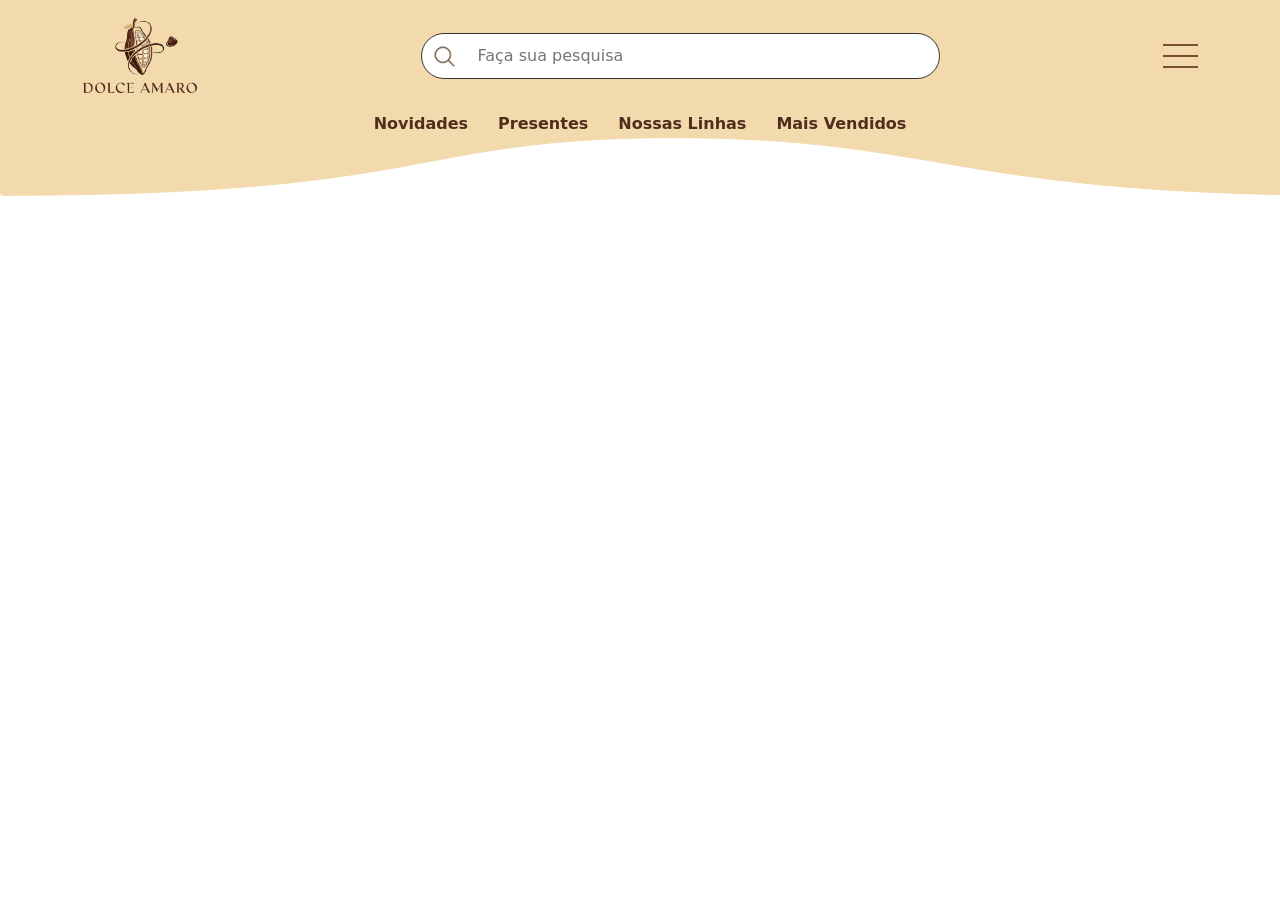
<file: index.html>
<!DOCTYPE html>
<html lang="en">

<head>
    <meta charset="UTF-8">
    <meta name="viewport" content="width=device-width, initial-scale=1.0">
    <title>Document</title>
    <link href="https://cdn.jsdelivr.net/npm/bootstrap@5.3.8/dist/css/bootstrap.min.css" rel="stylesheet"
        integrity="sha384-sRIl4kxILFvY47J16cr9ZwB07vP4J8+LH7qKQnuqkuIAvNWLzeN8tE5YBujZqJLB" crossorigin="anonymous">
    <script src="https://cdn.jsdelivr.net/npm/bootstrap@5.3.8/dist/js/bootstrap.bundle.min.js"
        integrity="sha384-FKyoEForCGlyvwx9Hj09JcYn3nv7wiPVlz7YYwJrWVcXK/BmnVDxM+D2scQbITxI"
        crossorigin="anonymous"></script>
    <link rel="stylesheet" href="style.css">
</head>

<body>

    <head>
        <meta charset="UTF-8">
        <meta name="viewport" content="width=device-width, initial-scale=1.0">
        <title>Dolce Amaro</title>
        <link href="https://cdn.jsdelivr.net/npm/bootstrap@5.3.8/dist/css/bootstrap.min.css" rel="stylesheet">
        <script src="https://cdn.jsdelivr.net/npm/bootstrap@5.3.8/dist/js/bootstrap.bundle.min.js"></script>
        <link rel="stylesheet" href="style.css">
    </head>

    <body>
        <header class="cabecalho">
            <div class="container">
                <div class="d-flex justify-content-between align-items-center py-3">
                    <div class="logo">
                        <img src="imgs/WhatsApp_Image_2025-09-15_at_18.21.48__1_-removebg-preview.png"
                            alt="Dolce Amaro">
                    </div>

                    <div class="pesquisa text-center my-3 flex-grow-1">
                        <img src="imgs/pesquisaicon.png" alt="Pesquisa">
                        <input type="text" placeholder="Faça sua pesquisa">
                    </div>

                    <div class="botao-menu">
                        <img src="imgs/image-removebg-preview.png" alt="Menu" class="menu-icon">
                    </div>
                </div>

                <nav class="menu text-center d-none d-md-block">
                    <ul class="d-flex justify-content-center flex-wrap">
                        <li><a href="#">Novidades</a></li>
                        <li><a href="#">Presentes</a></li>
                        <li><a href="#">Nossas Linhas</a></li>
                        <li><a href="#">Mais Vendidos</a></li>
                        
                    </ul>
                </nav>
            </div>

            <div class="">
                <svg class="onda" viewBox="0 0 1440 320" fill="none" xmlns="http://www.w3.org/2000/svg">
                    <path
                        d="M3 0.5H1385C1386.38 0.5 1387.5 1.61929 1387.5 3V272.942C1387.5 274.305 1386.31 275.442 1384.92 275.441C1178.36 275.295 1072.28 260.423 983.418 245.662C894.531 230.898 822.819 216.237 685.051 216.533C551.708 216.82 492.254 231.489 410.632 246.109C329.035 260.726 225.221 275.307 3.09375 275.441C1.6932 275.442 0.500036 274.303 0.5 272.942V3C0.5 1.61929 1.61929 0.5 3 0.5Z"
                        fill="#F3DAAD" stroke="#F3DAAD" />
                </svg>

            </div>
        </header>
    </body>

</body>

</html>
</file>
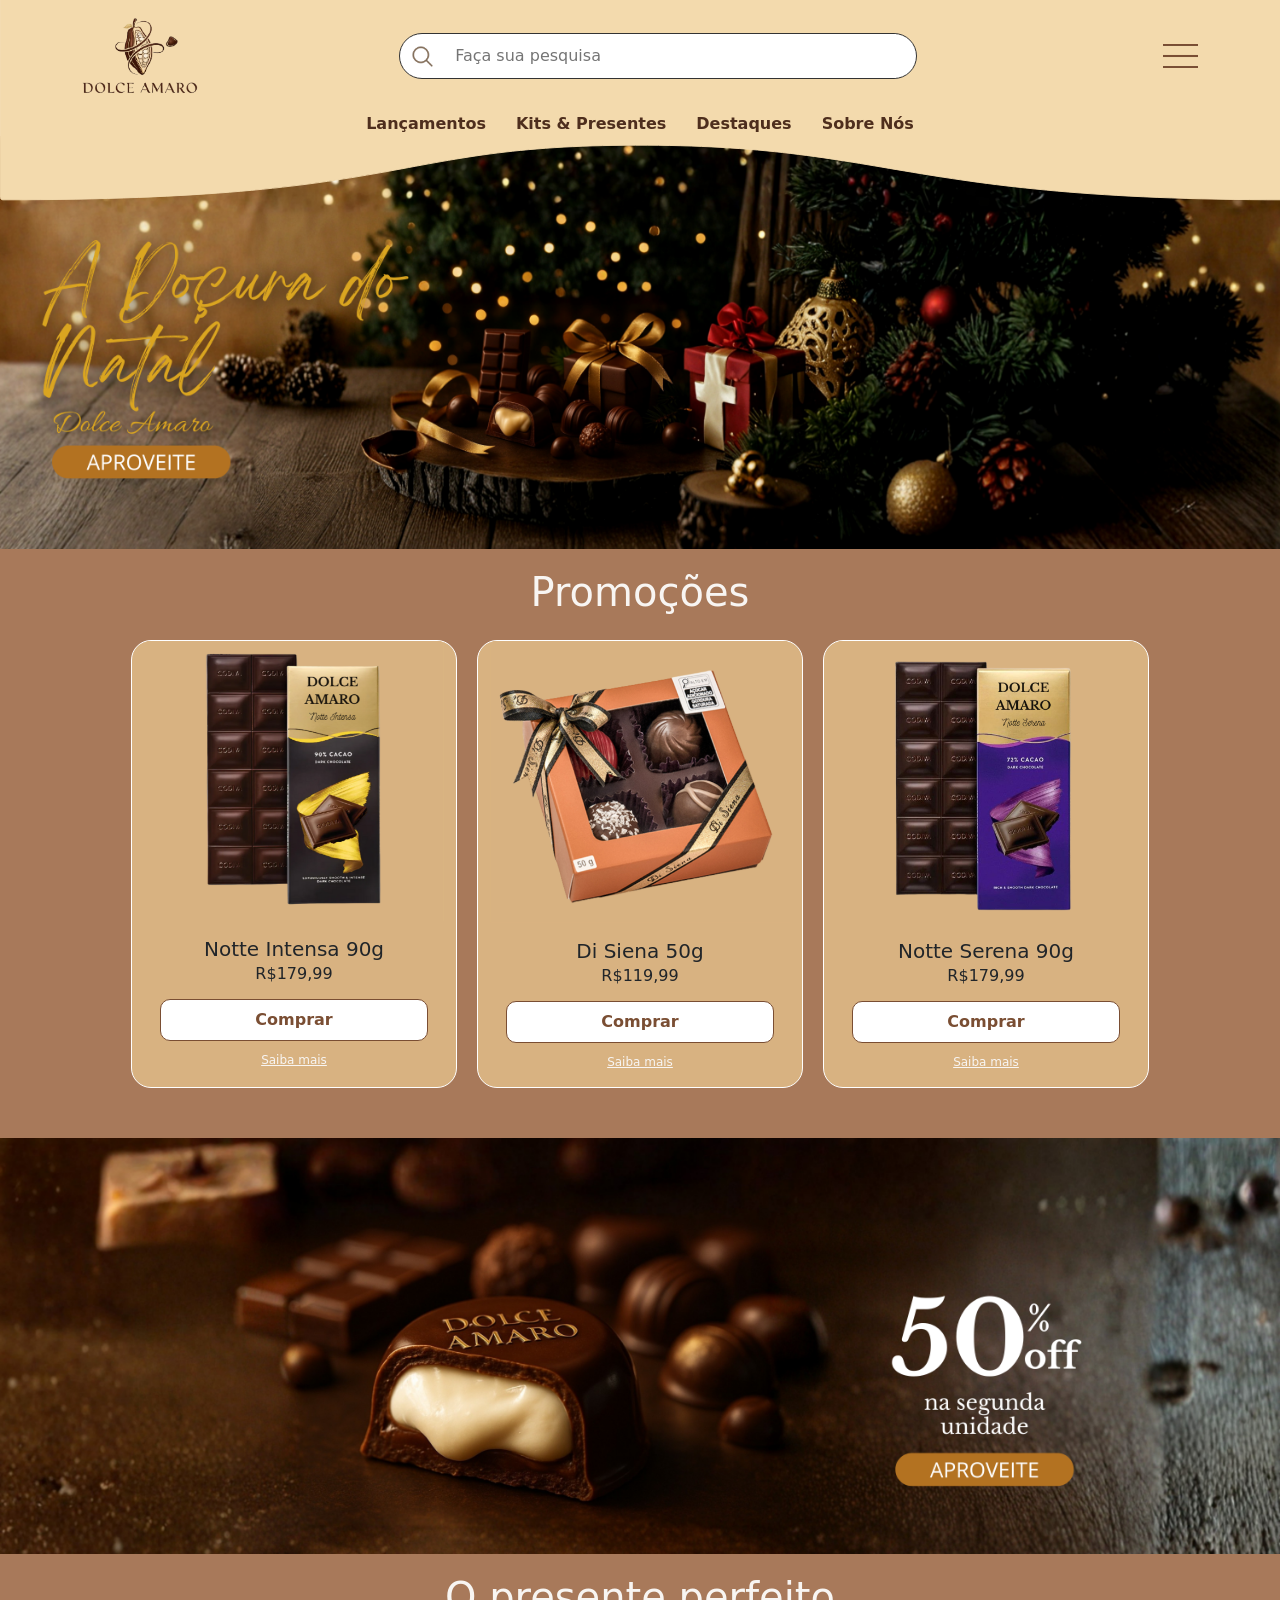
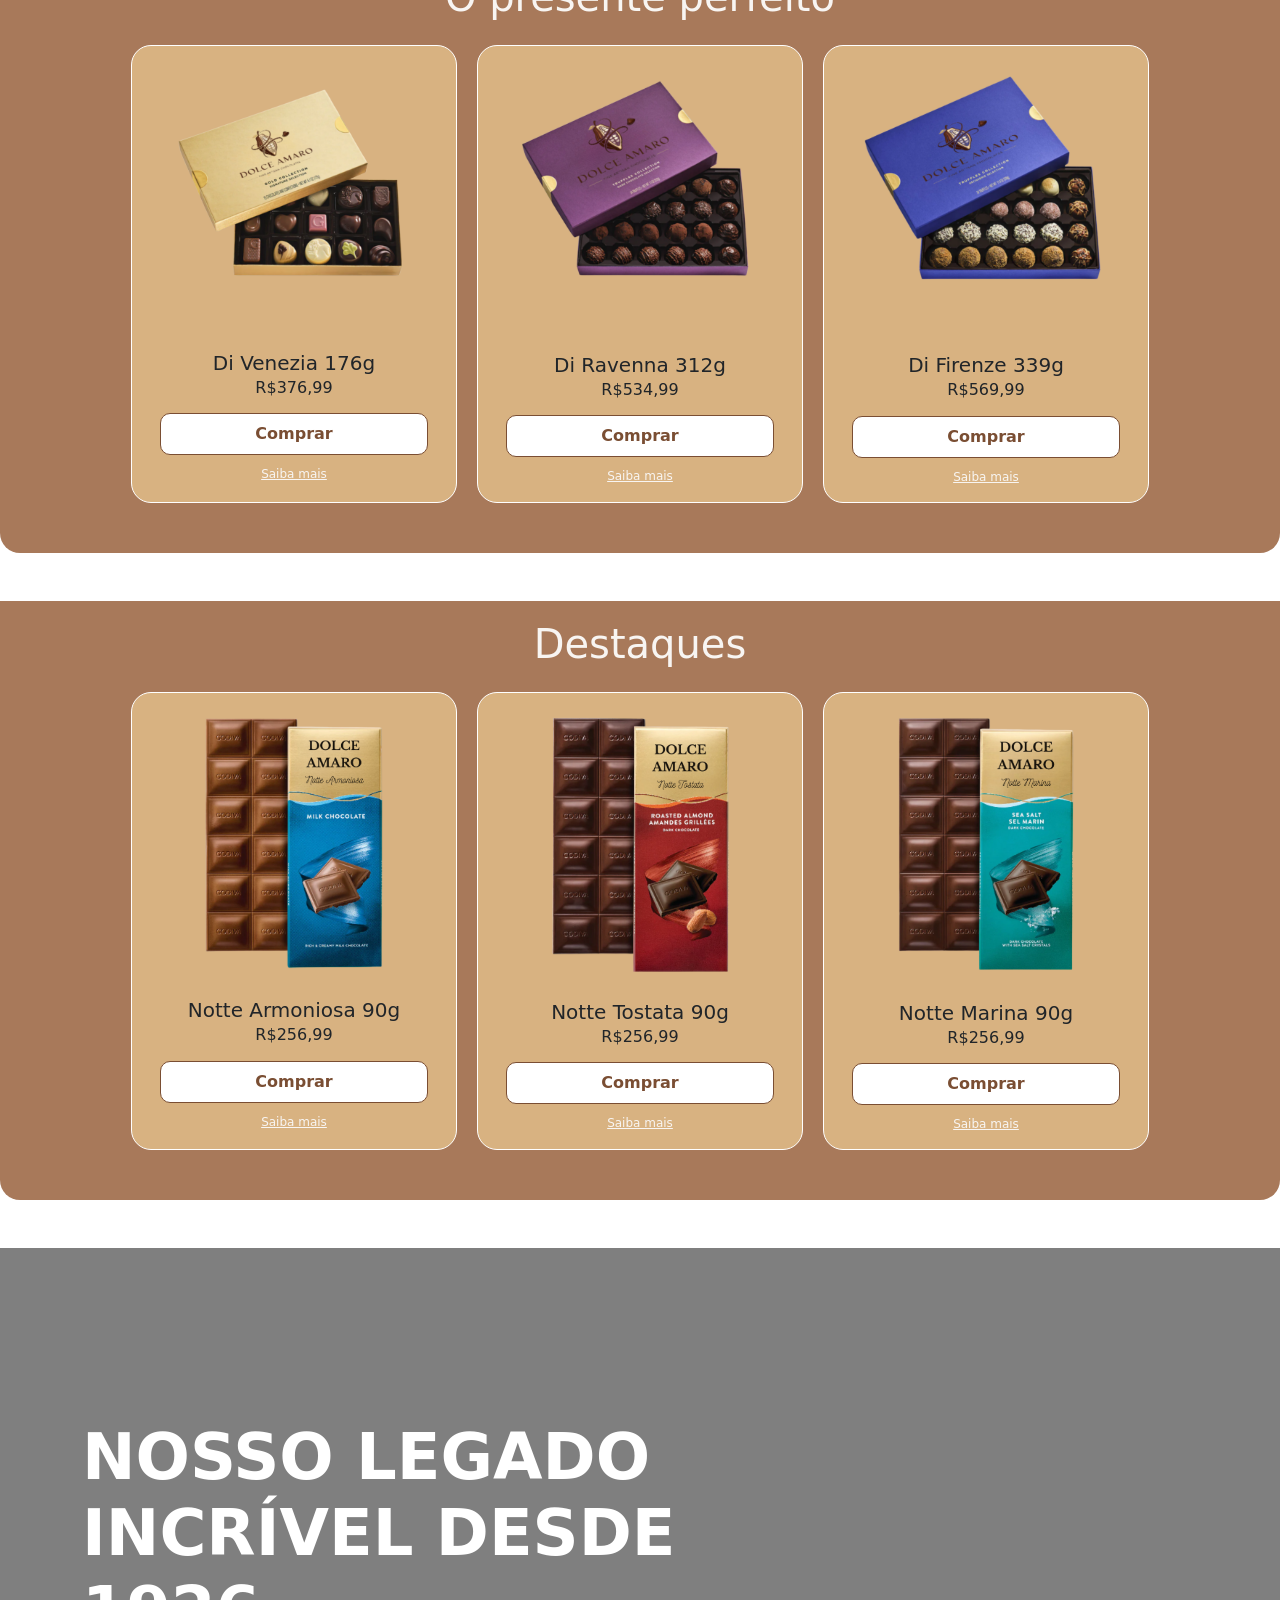
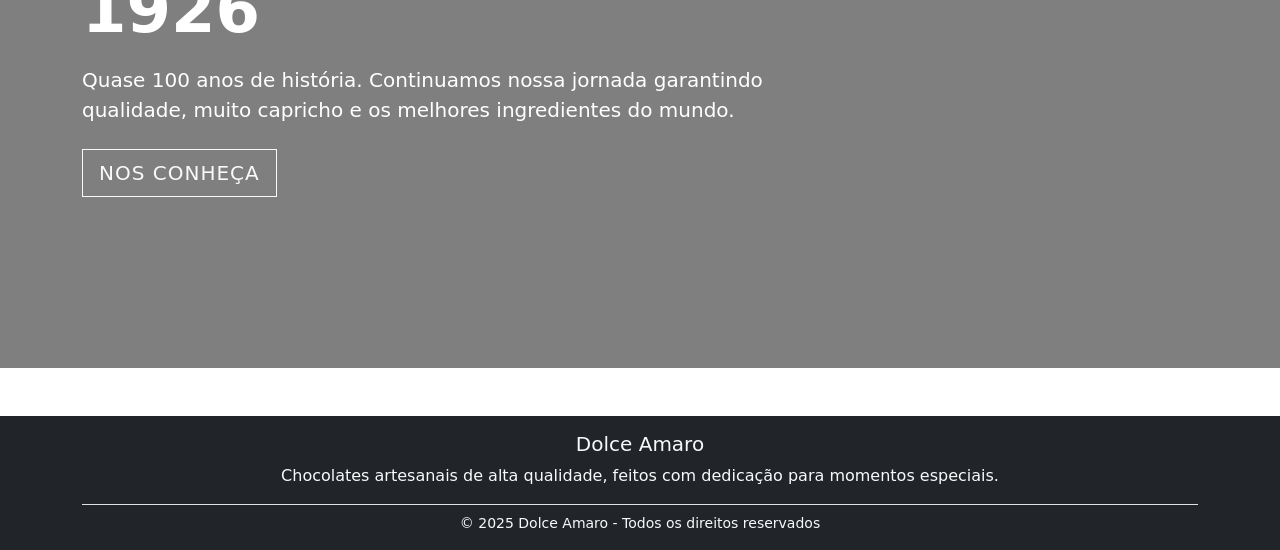
<file: Dolce Amaro/index.html>
<!DOCTYPE html>
<html lang="pt-br">

<head>
    <meta charset="UTF-8">
    <meta name="viewport" content="width=device-width, initial-scale=1.0">
    <title>Tela-Inicial</title>
    <link href="https://cdn.jsdelivr.net/npm/bootstrap@5.3.8/dist/css/bootstrap.min.css" rel="stylesheet"
        integrity="sha384-sRIl4kxILFvY47J16cr9ZwB07vP4J8+LH7qKQnuqkuIAvNWLzeN8tE5YBujZqJLB" crossorigin="anonymous">
    <script src="https://cdn.jsdelivr.net/npm/bootstrap@5.3.8/dist/js/bootstrap.bundle.min.js"
        integrity="sha384-FKyoEForCGlyvwx9Hj09JcYn3nv7wiPVlz7YYwJrWVcXK/BmnVDxM+D2scQbITxI"
        crossorigin="anonymous"></script>
    <link rel="stylesheet" href="estilo.css">
    <link rel="icon" type="image/png" href="imgs/Favicon.png">
</head>

<body>
    <header class="cabecalho">
        <div class="container">
            <div class="d-flex justify-content-between align-items-center py-3">
                <div class="logo">
                    <a href="index.html" aria-label="Voltar para a página inicial">
                        <img src="imgs/WhatsApp_Image_2025-09-15_at_18.21.48__1_-removebg-preview.png" alt="Dolce Amaro"
                            style="cursor:pointer;">
                    </a>
                </div>

                <div class="pesquisa text-center my-3 flex-grow-1">
                    <img src="imgs/pesquisaicon.png" alt="Pesquisa">
                    <input type="text" placeholder="Faça sua pesquisa">
                </div>

                <div class="botao-menu">
                    <input type="checkbox" id="menu-toggle" class="menu-toggle">

                    <label for="menu-toggle">
                        <img src="imgs/image-removebg-preview.png" alt="Menu" class="menu-icon">
                    </label>

                    <div class="dropdown-menu">
                        <a href="cadastro.html">Login/Logout</a>
                        <hr>
                        <a href="#">Lançamentos</a>
                        <a href="presente">Kits & Presentes</a>
                        <a href="#destaque">Destaques</a>
                        <a href="sobre-nos.html">Sobre Nós</a>
                    </div>
                </div>
            </div>

            <nav class="menu text-center d-none d-md-block">
                <ul class="d-flex justify-content-center flex-wrap">
                    <li><a href="#">Lançamentos</a></li>
                    <li><a href="#presente">Kits & Presentes</a></li>
                    <li><a href="#destaque">Destaques</a></li>
                    <li><a href="sobre-nos.html">Sobre Nós</a></li>
                </ul>
            </nav>
        </div>

        <div class="d-none d-md-block">
            <svg class="onda" viewBox="0 60 1380 275" fill="none" xmlns="http://www.w3.org/2000/svg">
                <path
                    d="M3 0.5H1385C1386.38 0.5 1387.5 1.61929 1387.5 3V272.942C1387.5 274.305 1386.31 275.442 1384.92 275.441C1178.36 275.295 1072.28 260.423 983.418 245.662C894.531 230.898 822.819 216.237 685.051 216.533C551.708 216.82 492.254 231.489 410.632 246.109C329.035 260.726 225.221 275.307 3.09375 275.441C1.6932 275.442 0.500036 274.303 0.5 272.942V3C0.5 1.61929 1.61929 0.5 3 0.5Z"
                    fill="#F3DAAD" stroke="#F3DAAD" />
            </svg>
        </div>
    </header>
    <main>
        <div class="banner-container">
            <img src="imgs/Banner-Natal.png" alt="Banner promocional de chocolates Dolce Amaro"
                class="img-fluid -mt-5 banner-img">
        </div>

        <section class="secao-promocoes">
            <div class="row tituloPromocoes text-center">
                <div class="col-12">
                    <h1>Promoções</h1>
                </div>
            </div>

            <div class="row Promocoes justify-content-center">

                <div class="card text-center mt-3 border-white col-8 col-md-3 card-compra">
                    <img src="imgs/Notte Intensa.png" class="card-img-top img-fluid" alt="Chocolate Notte Intensa">
                    <div class="card-body">
                        <h5 class="card-title barra">Notte Intensa 90g</h5>
                        <h6 class="valor mb-3">R$179,99</h6>
                        <a href="#" class="btn compra d-block mx-auto">Comprar</a>
                        <a href="#" class="info d-block mx-auto">Saiba mais</a>
                    </div>
                </div>

                <div class="card text-center mt-3 border-white col-8 col-md-3 card-compra">
                    <img src="imgs/Di-Siena.png" class="card-img-top img-fluid" alt="Chocolate Di Siena">
                    <div class="card-body">
                        <h5 class="card-title barra">Di Siena 50g</h5>
                        <h6 class="valor mb-3">R$119,99</h6>
                        <a href="#" class="btn compra d-block mx-auto">Comprar</a>
                        <a href="#" class="info d-block mx-auto">Saiba mais</a>
                    </div>
                </div>

                <div class="card text-center mt-3 border-white col-8 col-md-3 card-compra">
                    <img src="imgs/Notte Serena.png" class="card-img-top img-fluid" alt="Chocolate Notte Serena">
                    <div class="card-body">
                        <h5 class="card-title barra">Notte Serena 90g</h5>
                        <h6 class="valor mb-3">R$179,99</h6>
                        <a href="#" class="btn compra d-block mx-auto">Comprar</a>
                        <a href="#" class="info d-block mx-auto">Saiba mais</a>
                    </div>
                </div>
            </div>
        </section>

        <div class="banner-container">
            <img src="imgs/Banner.png" alt="Banner promocional de chocolates Dolce Amaro"
                class="img-fluid -mt-5 banner-img">
        </div>

        <section id="presente" class="secao-produtos mb-5">
            <div class="row tituloProdutos text-center">
                <div class="col-12">
                    <h1>O presente perfeito</h1>
                </div>
            </div>

            <div class="row Produtos justify-content-center">

                <div class="card text-center mt-3 border-white col-8 col-md-3 card-compra">
                    <img src="imgs/Di Venezia.png" class="card-img-top img-fluid" alt="Caixa Presente Di Venezia">
                    <div class="card-body">
                        <h5 class="card-title barra">Di Venezia 176g</h5>
                        <h6 class="valor mb-3">R$376,99</h6>
                        <a href="#" class="btn compra d-block mx-auto">Comprar</a>
                        <a href="#" class="info d-block mx-auto">Saiba mais</a>
                    </div>
                </div>

                <div class="card text-center mt-3 border-white col-8 col-md-3 card-compra">
                    <img src="imgs/Di Ravenna.png" class="card-img-top img-fluid" alt="Caixa Presente Di Ravenna">
                    <div class="card-body">
                        <h5 class="card-title barra">Di Ravenna 312g</h5>
                        <h6 class="valor mb-3">R$534,99</h6>
                        <a href="#" class="btn compra d-block mx-auto">Comprar</a>
                        <a href="#" class="info d-block mx-auto">Saiba mais</a>
                    </div>
                </div>

                <div class="card text-center mt-3 border-white col-8 col-md-3 card-compra">
                    <img src="imgs/Di Firenze.png" class="card-img-top img-fluid" alt="Caixa Presente Di Firenze">
                    <div class="card-body">
                        <h5 class="card-title barra">Di Firenze 339g</h5>
                        <h6 class="valor mb-3">R$569,99</h6>
                        <a href="#" class="btn compra d-block mx-auto">Comprar</a>
                        <a href="#" class="info d-block mx-auto">Saiba mais</a>
                    </div>
                </div>
            </div>
        </section>

        <section id="destaque" class="secao-produtos mb-5">
            <div class="row tituloProdutos text-center">
                <div class="col-12">
                    <h1>Destaques</h1>
                </div>
            </div>
            <div class="row Produtos justify-content-center">
            <div class="card text-center mt-3 border-white col-8 col-md-3 card-compra">
                <img src="imgs/Notte Armoniosa.png" class="card-img-top img-fluid" alt="Chocolate Notte Armoniosa">
                <div class="card-body">
                    <h5 class="card-title barra">Notte Armoniosa 90g</h5>
                    <h6 class="valor mb-3">R$256,99</h6>
                    <a href="#" class="btn compra d-block mx-auto">Comprar</a>
                    <a href="#" class="info d-block mx-auto">Saiba mais</a>
                </div>
            </div>

            <div class="card text-center mt-3 border-white col-8 col-md-3 card-compra">
                <img src="imgs/Notte Tostata.png" class="card-img-top img-fluid" alt="Chocolate Notte Tostata">
                <div class="card-body">
                    <h5 class="card-title barra">Notte Tostata 90g</h5>
                    <h6 class="valor mb-3">R$256,99</h6>
                    <a href="#" class="btn compra d-block mx-auto">Comprar</a>
                    <a href="#" class="info d-block mx-auto">Saiba mais</a>
                </div>
            </div>

            <div class="card text-center mt-3 border-white col-8 col-md-3 card-compra">
                <img src="imgs/Notte Marina.png" class="card-img-top img-fluid" alt="Chocolate Notte Marina">
                <div class="card-body">
                    <h5 class="card-title barra">Notte Marina 90g</h5>
                    <h6 class="valor mb-3">R$256,99</h6>
                    <a href="#" class="btn compra d-block mx-auto">Comprar</a>
                    <a href="#" class="info d-block mx-auto">Saiba mais</a>
                </div>
            </div>

        </section>


        <section class="banner-escola text-white d-flex align-items-center">
            <div class="container">
                <div class="row">
                    <div class="col-12 col-md-8">
                        <h1 class="display-3 fw-bold">
                            NOSSO LEGADO INCRÍVEL DESDE 1926
                        </h1>
                        <p class="lead mt-3 mb-4">
                            Quase 100 anos de história. Continuamos nossa jornada garantindo qualidade, muito capricho e
                            os melhores ingredientes do mundo.
                        </p>
                        <a href="sobre-nos.html" class="btn btn-outline-light btn-lg botao-customizado">
                            NOS CONHEÇA
                        </a>
                    </div>
                </div>
            </div>
        </section>

        <script src="https://cdn.jsdelivr.net/npm/bootstrap@5.3.3/dist/js/bootstrap.bundle.min.js"></script>

        <footer class="bg-dark text-light text-center py-3 mt-5">
            <div class="container">
                <h5 class="mb-2">Dolce Amaro</h5>
                <p>
                    Chocolates artesanais de alta qualidade, feitos com dedicação para momentos especiais.
                </p>
                <div class="border-top pt-2 mt-2 small">
                    &copy; 2025 Dolce Amaro - Todos os direitos reservados
                </div>
            </div>
        </footer>
    </main>
</body>

</html>
</file>
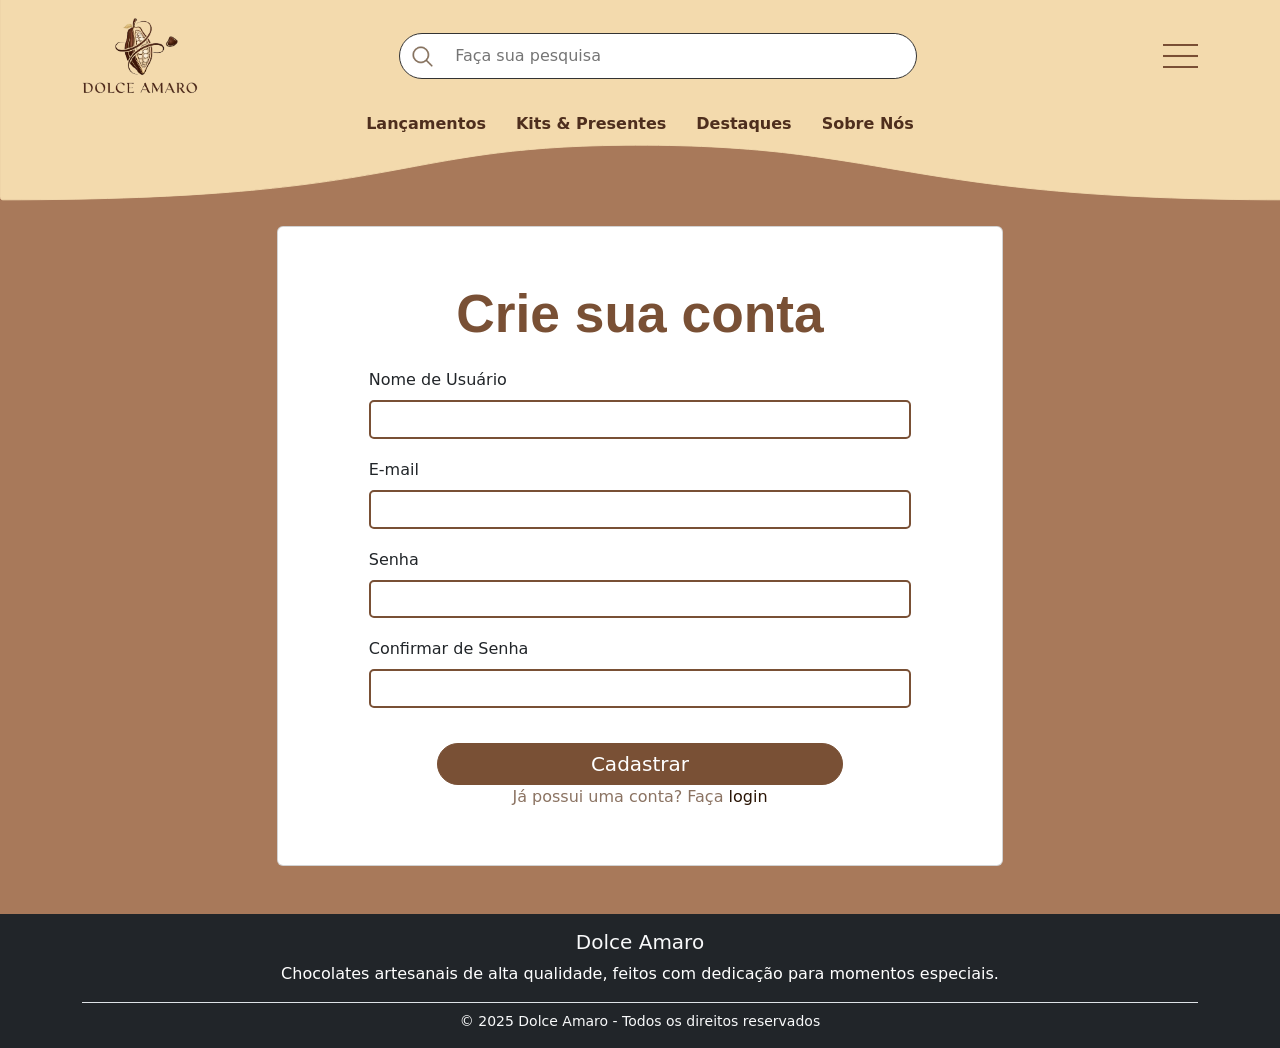
<file: Dolce Amaro/cadastro.html>
<!DOCTYPE html>
<html lang="pt-br">

<head>
    <meta charset="UTF-8">
    <meta name="viewport" content="width=device-width, initial-scale=1.0">
    <title>Cadastro</title>
    <link href="https://cdn.jsdelivr.net/npm/bootstrap@5.3.8/dist/css/bootstrap.min.css" rel="stylesheet"
        integrity="sha384-sRIl4kxILFvY47J16cr9ZwB07vP4J8+LH7qKQnuqkuIAvNWLzeN8tE5YBujZqJLB" crossorigin="anonymous">
    <script src="https://cdn.jsdelivr.net/npm/bootstrap@5.3.8/dist/js/bootstrap.bundle.min.js"
        integrity="sha384-FKyoEForCGlyvwx9Hj09JcYn3nv7wiPVlz7YYwJrWVcXK/BmnVDxM+D2scQbITxI"
        crossorigin="anonymous"></script>
    <link rel="stylesheet" href="cadastro.css">
    <link rel="stylesheet" href="estilo.css">
</head>

<body class="fundo">
    <header class="cabecalho">
        <div class="container">
            <div class="d-flex justify-content-between align-items-center py-3">
                <div class="logo">
                    <a href="index.html" aria-label="Voltar para a página inicial">
                        <img src="imgs/WhatsApp_Image_2025-09-15_at_18.21.48__1_-removebg-preview.png" alt="Dolce Amaro"
                            style="cursor:pointer;">
                    </a>
                </div>

                <div class="pesquisa text-center my-3 flex-grow-1">
                    <img src="imgs/pesquisaicon.png" alt="Pesquisa">
                    <input class="traco" type="text" placeholder="Faça sua pesquisa">
                </div>

                <div class="botao-menu">
                    <input type="checkbox" id="menu-toggle" class="menu-toggle">

                    <label for="menu-toggle">
                        <img src="imgs/image-removebg-preview.png" alt="Menu" class="menu-icon">
                    </label>

                    <div class="dropdown-menu">
                        <a href="cadastro.html">Login/Logout</a>
                        <hr>
                        <a href="#">Lançamentos</a>
                        <a href="#">Kits & Presentes</a>
                        <a href="#">Destaques</a>
                        <a href="sobre-nos.html">Sobre Nós</a>
                    </div>
                </div>
            </div>

            <nav class="menu text-center d-none d-md-block">
                <ul class="d-flex justify-content-center flex-wrap">
                    <li><a href="#">Lançamentos</a></li>
                    <li><a href="#">Kits & Presentes</a></li>
                    <li><a href="#">Destaques</a></li>
                    <li><a href="sobre-nos.html">Sobre Nós</a></li>
                </ul>
            </nav>
        </div>

        <div class="d-none d-md-block">
            <svg class="onda" viewBox="0 60 1380 275" fill="none" xmlns="http://www.w3.org/2000/svg">
                <path
                    d="M3 0.5H1385C1386.38 0.5 1387.5 1.61929 1387.5 3V272.942C1387.5 274.305 1386.31 275.442 1384.92 275.441C1178.36 275.295 1072.28 260.423 983.418 245.662C894.531 230.898 822.819 216.237 685.051 216.533C551.708 216.82 492.254 231.489 410.632 246.109C329.035 260.726 225.221 275.307 3.09375 275.441C1.6932 275.442 0.500036 274.303 0.5 272.942V3C0.5 1.61929 1.61929 0.5 3 0.5Z"
                    fill="#F3DAAD" stroke="#F3DAAD" />
            </svg>
        </div>
    </header>

    <main>
        <div class="centralizado">
            <div class="container">
                <div class="posicao">
                    <div class="card">

                        <h1 id="titulo" class="text-center fw-bold ">Crie sua conta</h1>

                        <form class="w-75 d-flex flex-column">
                            <div id="usuario" class="d-flex flex-column">
                                <label class="form-label" for="Nusuario">Nome de Usuário</label>
                                <input type="text" id="Nusuario">
                            </div>

                            <div id="email" class="d-flex flex-column">
                                <label class="form-label" for="E-mail">E-mail</label>
                                <input type="email" id="E-mail">
                            </div>

                            <div id="criSenha" class="d-flex flex-column">
                                <label class="form-label" for="Senha">Senha</label>
                                <input type="password" id="Senha">
                            </div>

                            <div id="resenha" class="d-flex flex-column">
                                <label class="form-label" for="Resenha">Confirmar de Senha</label>
                                <input type="password" id="Resenha">
                            </div>

                            <button id="cadastrar" type="submit">Cadastrar</button>
                            <p class="text-center">Já possui uma conta? Faça <a class="login text-decoration-none"
                                    href="index.html">login</a></p>
                        </form>
                    </div>
                </div>
            </div>
        </div>


        <footer class="bg-dark text-light text-center py-3 mt-5">
            <div class="container">
                <h5 class="mb-2">Dolce Amaro</h5>
                <p class="frase">
                    Chocolates artesanais de alta qualidade, feitos com dedicação para momentos especiais.
                </p>
                <div class="border-top pt-2 mt-2 small">
                    &copy; 2025 Dolce Amaro - Todos os direitos reservados
                </div>
            </div>
        </footer>
    </main>
</body>

</html>
</file>
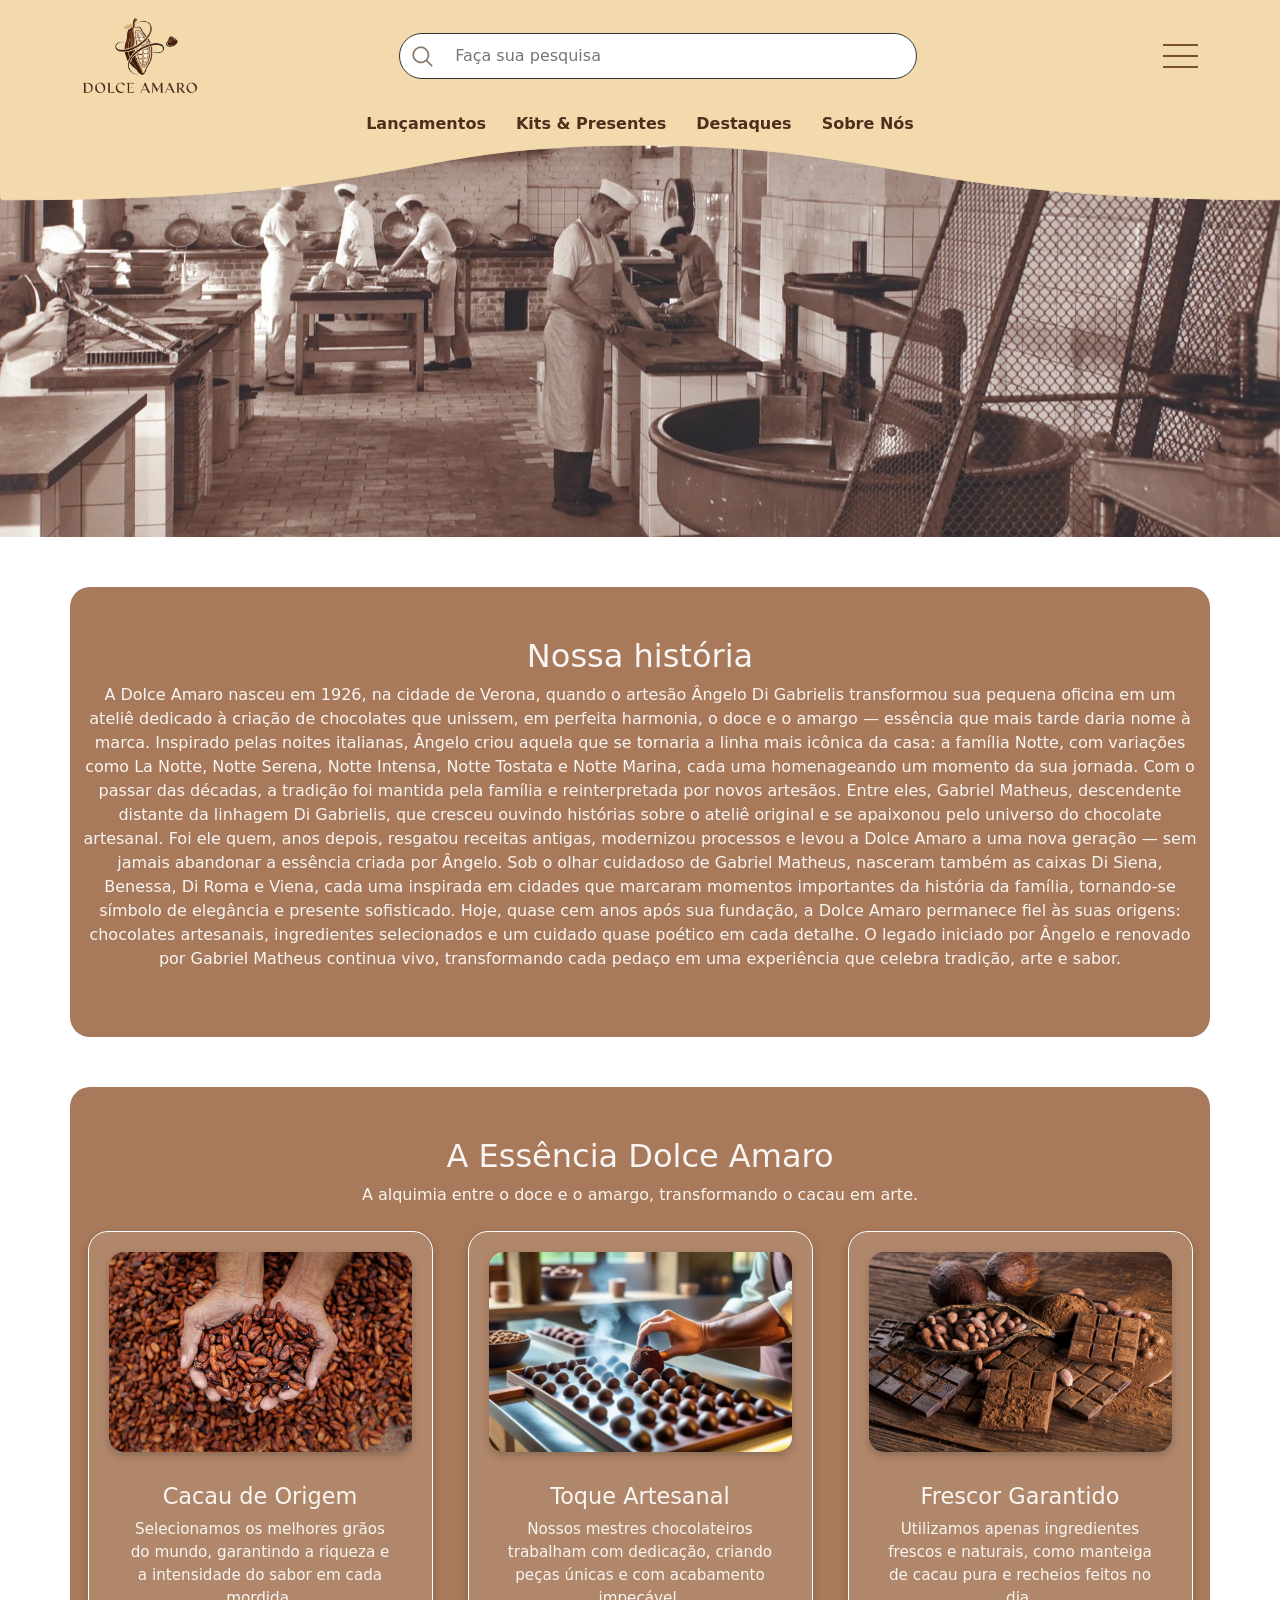
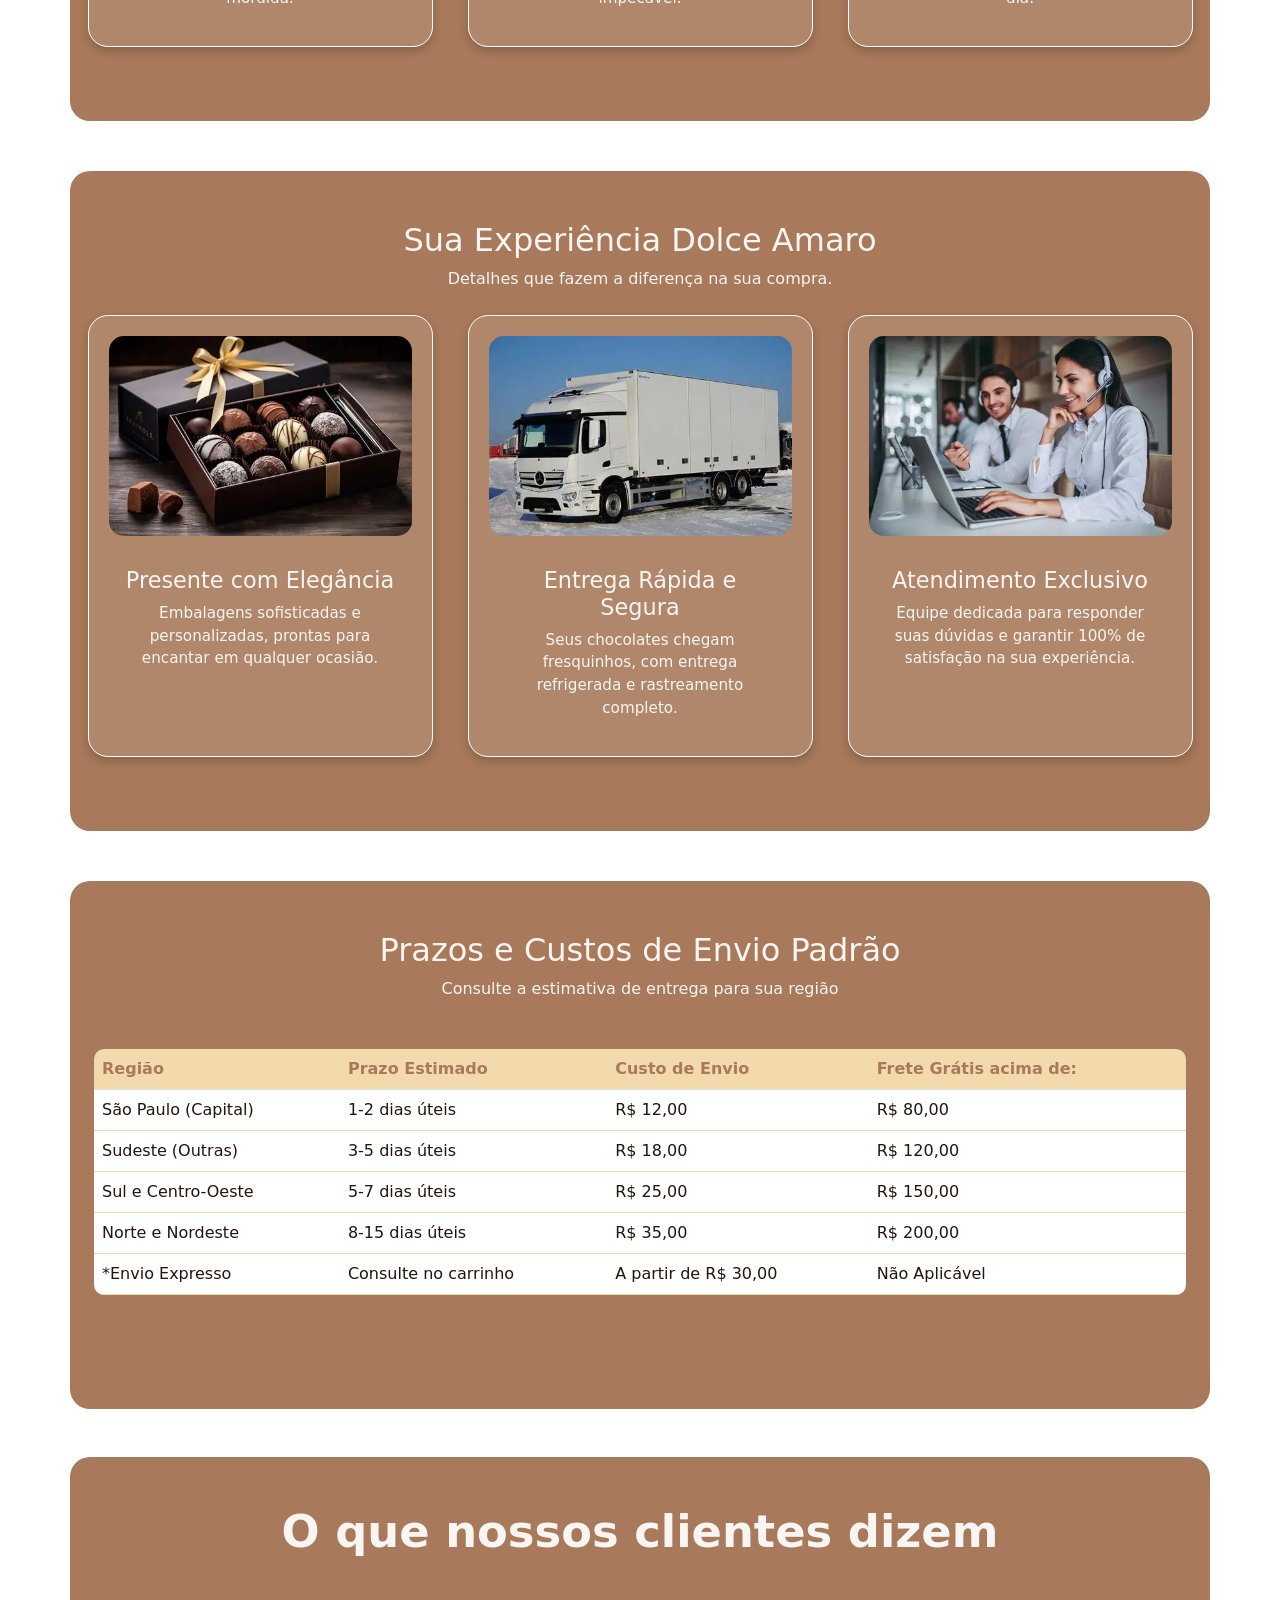
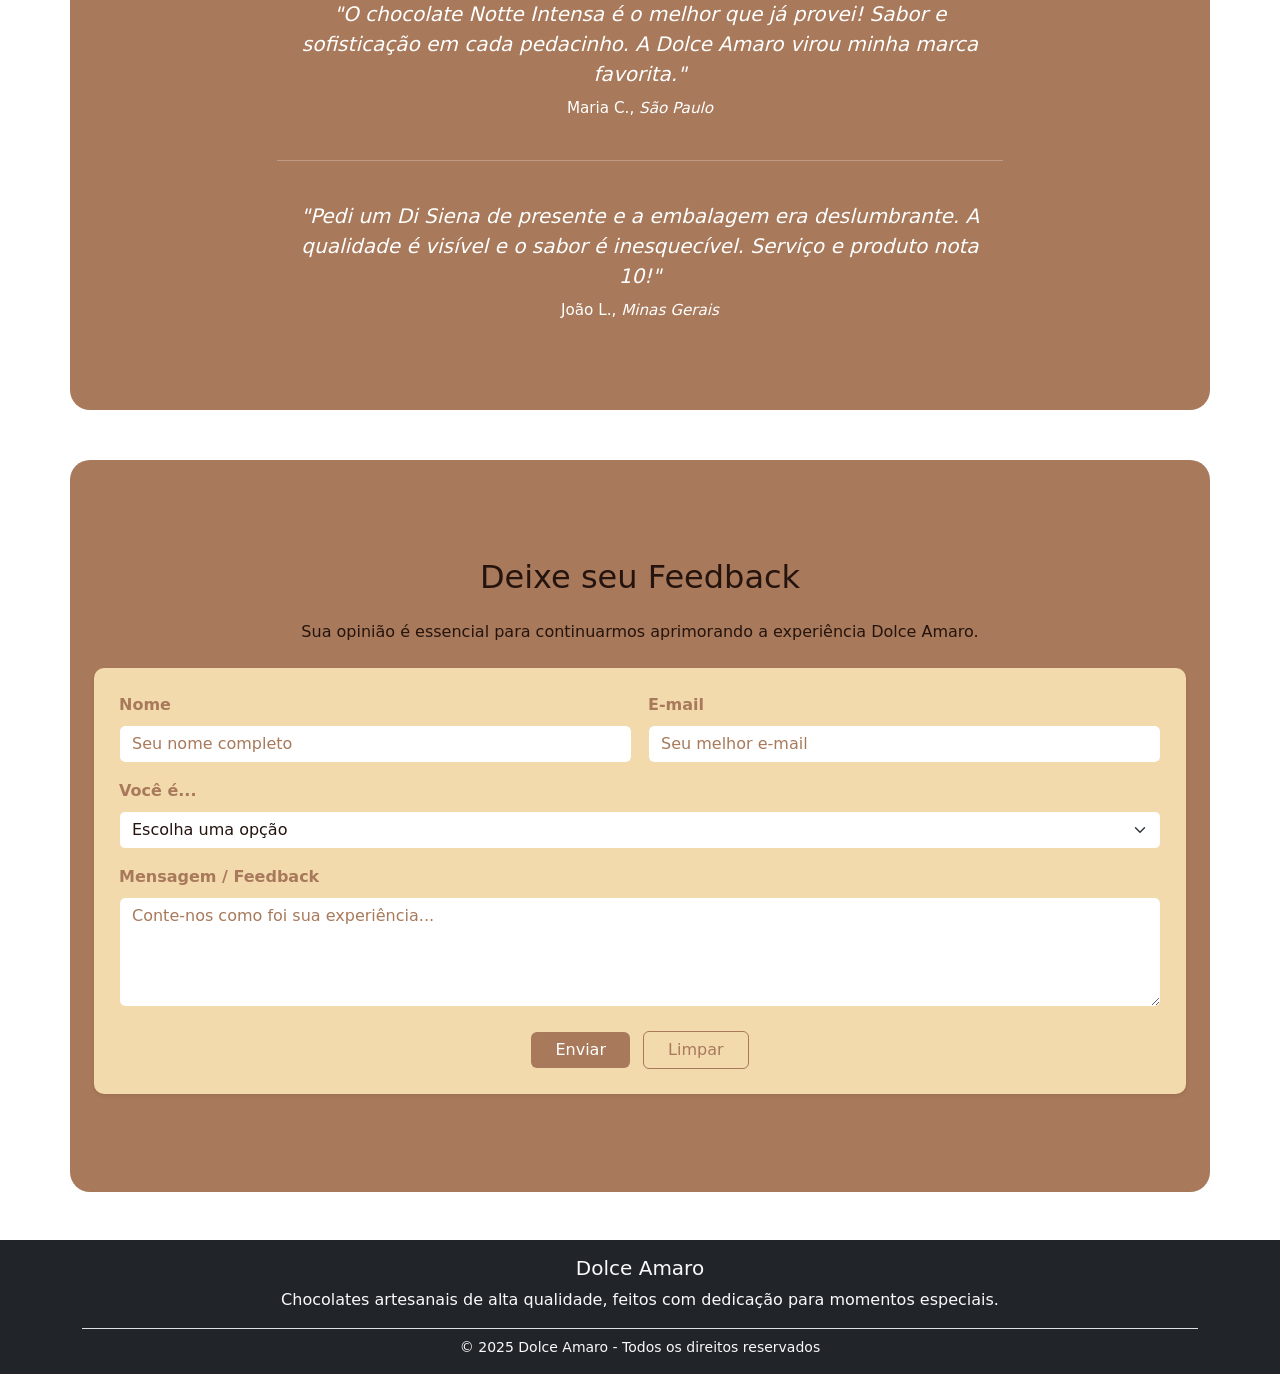
<file: Dolce Amaro/sobre-nos.html>
<!DOCTYPE html>
<html lang="pt-br">

<head>
    <meta charset="UTF-8">
    <meta name="viewport" content="width=device-width, initial-scale=1.0">
    <title>Sobre-nos</title>
    <link href="https://cdn.jsdelivr.net/npm/bootstrap@5.3.8/dist/css/bootstrap.min.css" rel="stylesheet"
        integrity="sha384-sRIl4kxILFvY47J16cr9ZwB07vP4J8+LH7qKQnuqkuIAvNWLzeN8tE5YBujZqJLB" crossorigin="anonymous">
    <script src="https://cdn.jsdelivr.net/npm/bootstrap@5.3.8/dist/js/bootstrap.bundle.min.js"
        integrity="sha384-FKyoEForCGlyvwx9Hj09JcYn3nv7wiPVlz7YYwJrWVcXK/BmnVDxM+D2scQbITxI"
        crossorigin="anonymous"></script>
    <link rel="stylesheet" href="estilo.css">
</head>

<body>
    <header class="cabecalho">
        <div class="container">
            <div class="d-flex justify-content-between align-items-center py-3">
                <div class="logo">
                    <a href="index.html" aria-label="Voltar para a página inicial">
                        <img src="imgs/WhatsApp_Image_2025-09-15_at_18.21.48__1_-removebg-preview.png" alt="Dolce Amaro"
                            style="cursor:pointer;">
                    </a>
                </div>

                <div class="pesquisa text-center my-3 flex-grow-1">
                    <img src="imgs/pesquisaicon.png" alt="Pesquisa">
                    <input type="text" placeholder="Faça sua pesquisa">
                </div>

                <div class="botao-menu">
                    <input type="checkbox" id="menu-toggle" class="menu-toggle">

                    <label for="menu-toggle">
                        <img src="imgs/image-removebg-preview.png" alt="Menu" class="menu-icon">
                    </label>

                    <div class="dropdown-menu">
                        <a href="cadastro.html">Login/Logout</a>
                        <hr>
                        <a href="#">Lançamentos</a>
                        <a href="#">Kits & Presentes</a>
                        <a href="#">Destaques</a>
                        <a href="sobre-nos.html">Sobre Nós</a>
                    </div>
                </div>
            </div>

            <nav class="menu text-center d-none d-md-block">
                <ul class="d-flex justify-content-center flex-wrap">
                    <li><a href="#">Lançamentos</a></li>
                    <li><a href="#">Kits & Presentes</a></li>
                    <li><a href="#">Destaques</a></li>
                    <li><a href="sobre-nos.html">Sobre Nós</a></li>
                </ul>
            </nav>
        </div>

        <div class="d-none d-md-block">
            <svg class="onda" viewBox="0 60 1380 275" fill="none" xmlns="http://www.w3.org/2000/svg">
                <path
                    d="M3 0.5H1385C1386.38 0.5 1387.5 1.61929 1387.5 3V272.942C1387.5 274.305 1386.31 275.442 1384.92 275.441C1178.36 275.295 1072.28 260.423 983.418 245.662C894.531 230.898 822.819 216.237 685.051 216.533C551.708 216.82 492.254 231.489 410.632 246.109C329.035 260.726 225.221 275.307 3.09375 275.441C1.6932 275.442 0.500036 274.303 0.5 272.942V3C0.5 1.61929 1.61929 0.5 3 0.5Z"
                    fill="#F3DAAD" stroke="#F3DAAD" />
            </svg>
        </div>
    </header>

    <main>
        <div class="banner-container">
            <img src="imgs/historia.jpg" alt="Banner promocional de chocolates Dolce Amaro"
                class="img-fluid -mt-5 banner-img">
        </div>

        <div class="centralizado">

            <section class="container essencia mb-5">
                <div class="text-center">
                    <h2>Nossa história</h2>
                </div>

                <div class="row text-center">

                    <div class="col-md-12">
                        <p>
                            A Dolce Amaro nasceu em 1926, na cidade de Verona, quando o artesão Ângelo Di Gabrielis
                            transformou sua pequena oficina em um ateliê dedicado à criação de chocolates que unissem,
                            em perfeita harmonia, o doce e o amargo — essência que mais tarde daria nome à marca.
                            Inspirado pelas noites italianas, Ângelo criou aquela que se tornaria a linha mais icônica
                            da casa: a família Notte, com variações como La Notte, Notte Serena, Notte Intensa, Notte
                            Tostata e Notte Marina, cada uma homenageando um momento da sua jornada.
                            Com o passar das décadas, a tradição foi mantida pela família e reinterpretada por novos
                            artesãos. Entre eles, Gabriel Matheus, descendente distante da linhagem Di Gabrielis, que
                            cresceu ouvindo histórias sobre o ateliê original e se apaixonou pelo universo do chocolate
                            artesanal. Foi ele quem, anos depois, resgatou receitas antigas, modernizou processos e
                            levou a Dolce Amaro a uma nova geração — sem jamais abandonar a essência criada por Ângelo.
                            Sob o olhar cuidadoso de Gabriel Matheus, nasceram também as caixas Di Siena, Benessa, Di
                            Roma e Viena, cada uma inspirada em cidades que marcaram momentos importantes da história da
                            família, tornando-se símbolo de elegância e presente sofisticado.
                            Hoje, quase cem anos após sua fundação, a Dolce Amaro permanece fiel às suas origens:
                            chocolates artesanais, ingredientes selecionados e um cuidado quase poético em cada detalhe.
                            O legado iniciado por Ângelo e renovado por Gabriel Matheus continua vivo, transformando
                            cada pedaço em uma experiência que celebra tradição, arte e sabor.
                        </p>
                    </div>

                </div>
            </section>
        </div>

        <div class="centralizado">

            <section class="container essencia mb-5">
                <div class="text-center">
                    <h2>A Essência Dolce Amaro</h2>
                    <p class="text-center mb-4">A alquimia entre o doce e o amargo, transformando o cacau em arte.</p>
                </div>

                <div class="row text-center">

                    <div class="col-12 col-md-4 mb-4">
                        <div class="card text-center h-100 border-white bloco">
                            <img src="imgs/Cacau.jpg" class="card-img-top img-fluid" alt="Grãos de Cacau na mão">
                            <div class="card-body">
                                <h5 class="card-title">Cacau de Origem</h5>
                                <p class="card-text">
                                    Selecionamos os melhores grãos do mundo, garantindo a riqueza e a intensidade do
                                    sabor
                                    em cada mordida.
                                </p>
                            </div>
                        </div>
                    </div>

                    <div class="col-12 col-md-4 mb-4">
                        <div class="card text-center h-100 border-white bloco">
                            <img src="imgs/artesanal.webp" class="card-img-top img-fluid"
                                alt="Chocolateiro trabalhando">
                            <div class="card-body">
                                <h5 class="card-title">Toque Artesanal</h5>
                                <p class="card-text">
                                    Nossos mestres chocolateiros trabalham com dedicação, criando peças únicas e com
                                    acabamento
                                    impecável.
                                </p>
                            </div>
                        </div>
                    </div>

                    <div class="col-12 col-md-4 mb-4">
                        <div class="card text-center h-100 border-white bloco">
                            <img src="imgs/frescor.jpg" class="card-img-top img-fluid" alt="Chocolates artesanais">
                            <div class="card-body">
                                <h5 class="card-title">Frescor Garantido</h5>
                                <p class="card-text">
                                    Utilizamos apenas ingredientes frescos e naturais, como manteiga de cacau pura e
                                    recheios feitos no dia.
                                </p>
                            </div>
                        </div>
                    </div>

                </div>
            </section>
        </div>

        <div class="centralizado">
            <section class="container essencia-diferenciais mb-5">
                <div class="text-center">
                    <h2>Sua Experiência Dolce Amaro</h2>
                    <p class="text-center mb-4">Detalhes que fazem a diferença na sua compra.</p>
                </div>

                <div class="row text-center">

                    <div class="col-12 col-md-4 mb-4">
                        <div class="card text-center h-100 border-white bloco">
                            <img src="imgs/embalagem.webp" class="card-img-top img-fluid" alt="Presentes com Elegância">
                            <div class="card-body">
                                <h5 class="card-title">Presente com Elegância</h5>
                                <p class="card-text">
                                    Embalagens sofisticadas e personalizadas, prontas para encantar em qualquer ocasião.
                                </p>
                            </div>
                        </div>
                    </div>

                    <div class="col-12 col-md-4 mb-4">
                        <div class="card text-center h-100 border-white bloco">
                            <img src="imgs/entrega-refrigerada.webp" class="card-img-top img-fluid"
                                alt="Entrega Rápida e com Segurança">
                            <div class="card-body">
                                <h5 class="card-title">Entrega Rápida e Segura</h5>
                                <p class="card-text">
                                    Seus chocolates chegam fresquinhos, com entrega refrigerada e rastreamento completo.
                                </p>
                            </div>
                        </div>
                    </div>

                    <div class="col-12 col-md-4 mb-4">
                        <div class="card text-center h-100 border-white bloco">
                            <img src="imgs/atendimento.webp" class="card-img-top img-fluid" alt="Atendimento Exclusivo">
                            <div class="card-body">
                                <h5 class="card-title">Atendimento Exclusivo</h5>
                                <p class="card-text">
                                    Equipe dedicada para responder suas dúvidas e garantir 100% de satisfação na sua
                                    experiência.
                                </p>
                            </div>
                        </div>
                    </div>

                </div>


            </section>
        </div>

        <div class="centralizado">
            <section class="container essencia-diferenciais mb-5">
                <div class="text-center">
                    <h2>Prazos e Custos de Envio Padrão</h2>
                    <p class="text-center mb-4">Consulte a estimativa de entrega para sua região</p>
                </div>

                <div class="container my-5">
                    <div class="col-12">
                        <div class="table-responsive">
                            <table class="table">
                                <thead>
                                    <tr>
                                        <th>Região</th>
                                        <th>Prazo Estimado</th>
                                        <th>Custo de Envio</th>
                                        <th>Frete Grátis acima de:</th>
                                    </tr>
                                </thead>
                                <tbody>
                                    <tr>
                                        <td>São Paulo (Capital)</td>
                                        <td>1-2 dias úteis</td>
                                        <td>R$ 12,00</td>
                                        <td>R$ 80,00</td>
                                    </tr>
                                    <tr>
                                        <td>Sudeste (Outras)</td>
                                        <td>3-5 dias úteis</td>
                                        <td>R$ 18,00</td>
                                        <td>R$ 120,00</td>
                                    </tr>
                                    <tr>
                                        <td>Sul e Centro-Oeste</td>
                                        <td>5-7 dias úteis</td>
                                        <td>R$ 25,00</td>
                                        <td>R$ 150,00</td>
                                    </tr>
                                    <tr>
                                        <td>Norte e Nordeste</td>
                                        <td>8-15 dias úteis</td>
                                        <td>R$ 35,00</td>
                                        <td>R$ 200,00</td>
                                    </tr>
                                    <tr>
                                        <td>*Envio Expresso</td>
                                        <td>Consulte no carrinho</td>
                                        <td>A partir de R$ 30,00</td>
                                        <td>Não Aplicável</td>
                                    </tr>
                                </tbody>
                            </table>
                        </div>
                    </div>
                </div>
            </section>
        </div>


        <div class="centralizado">
            <section class="container feedback py-5 mt-5">
                <div class="row justify-content-center">
                    <div class="col-md-8 text-center text-white">
                        <h2 class="display-4 mb-4">O que nossos clientes dizem</h2>

                        <blockquote class="depoimento">
                            <p class="mb-0 lead">"O chocolate Notte Intensa é o melhor que já provei! Sabor e
                                sofisticação em cada pedacinho. A Dolce Amaro virou minha marca favorita."</p>
                            <footer class="depoimento-footer text-white mt-2">
                                Maria C., <cite title="Fonte do Cliente">São Paulo</cite>
                            </footer>
                        </blockquote>

                        <hr>

                        <blockquote class="depoimento">
                            <p class="mb-0 lead">"Pedi um Di Siena de presente e a embalagem era deslumbrante. A
                                qualidade é visível e o sabor é inesquecível. Serviço e produto nota 10!"</p>
                            <footer class="depoimento-footer text-white mt-2">
                                João L., <cite title="Fonte do Cliente">Minas Gerais</cite>
                            </footer>
                        </blockquote>

                    </div>
                </div>
            </section>
        </div>

        <div class="centralizado">
            <div class="container essencia">
                <section class="container my-5">
                    <h2 class="text-center mb-4" style="color:#25140e;">Deixe seu Feedback</h2>
                    <p class="text-center mb-4" style="color:#25140e;">
                        Sua opinião é essencial para continuarmos aprimorando a experiência Dolce Amaro.
                    </p>

                    <form class="feedback-section shadow-sm">
                        <div class="row g-3">
                            <div class="col-md-6">
                                <label class="form-label">Nome</label>
                                <input type="text" class="form-control" placeholder="Seu nome completo" required>
                            </div>

                            <div class="col-md-6">
                                <label class="form-label">E-mail</label>
                                <input type="email" class="form-control" placeholder="Seu melhor e-mail" required>
                            </div>

                            <div class="col-12">
                                <label class="form-label">Você é...</label>
                                <select class="form-select" required>
                                    <option value="" selected disabled>Escolha uma opção</option>
                                    <option>Cliente</option>
                                    <option>Interessado na marca</option>
                                    <option>Fornecedor</option>
                                    <option>Colaborador</option>
                                </select>
                            </div>

                            <div class="col-12">
                                <label class="form-label">Mensagem / Feedback</label>
                                <textarea class="form-control" rows="4"
                                    placeholder="Conte-nos como foi sua experiência..." required></textarea>
                            </div>
                        </div>

                        <div class="text-center mt-4">
                            <button type="submit" class="btn btn-enviar px-4">Enviar</button>
                            <button type="reset" class="btn btn-limpar px-4 ms-2">Limpar</button>
                        </div>
                    </form>
                </section>
            </div>
        </div>

        <footer class="bg-dark text-light text-center py-3 mt-5">
            <div class="container">
                <h5 class="mb-2">Dolce Amaro</h5>
                <p>
                    Chocolates artesanais de alta qualidade, feitos com dedicação para momentos especiais.
                </p>
                <div class="border-top pt-2 mt-2 small">
                    &copy; 2025 Dolce Amaro - Todos os direitos reservados
                </div>
            </div>
        </footer>
    </main>
</body>

</html>
</file>
<file: style.css>
.cabecalho {
    position: relative;
    z-index: 10;
    background-color: #F3DAAD;
}

.logo img {
    height: 80px;
}

.pesquisa {
    display: flex;
    margin-left: 20%;
    margin-right: 20%;
    border-radius: 25px;
    background-color: white;
    align-items: center;
    padding-left: 10px;
    border: 1px solid #333;
    /* justify-content: center; */
}

.pesquisa input {
    border: none;
    padding: 10px 20px;
    width: 90%;
    max-width: 600px;
    font-size: 16px;
}

.pesquisa img {
    width: 25px;
    height: 25px;
}

.pesquisa input:focus {
    outline: none;
    box-shadow: none;
    border: none;
}

.botao-menu .menu-icon {
    width: 35px;
    cursor: pointer;
}

.menu ul {
    list-style: none;
    display: flex;
    gap: 30px;
    margin: 0;
    padding: 0;
}

.menu ul li a {
    text-decoration: none;
    font-weight: bold;
    color: #4E2E1D;
}

.menu ul li a:hover {
    text-decoration: underline;
    color: #cca63e;
}

.onda {
    position: relative;
    z-index: -1;
    background-color: white;
    margin-top: -210px;
    width: 110%;
}

/* svg {
  transform: rotate(180deg);
} */

@media (max-width: 768px) {
    .logo img {
        height: 60px;
    }

    .pesquisa input {
        max-width: 90%;
        font-size: 14px;
    }

    .menu {
        display: none;
    }
}
</file>
<file: Dolce Amaro/estilo.css>
* {
    margin: 0;
    padding: 0;
    box-sizing: border-box;
}

html,
body {
    overflow-x: hidden;
    width: 100%;
}

table.table {
    overflow: hidden;
    border-radius: 10px;
}

table.table thead th {
    background-color: #f3daad;
    color: #a8795a;
}

table.table tbody td {
    color: #25140e;
    background-color: white;
    border-bottom: 1px solid #f3daad;
    border-top: none;
    border-left: none;
    border-right: none;
}

.feedback-section {
    background-color: #f3daad;
    border-radius: 10px;
    padding: 25px;
}

.feedback-section label {
    color: #a8795a;
    font-weight: 600;
}

.feedback-section .form-control,
.feedback-section .form-select,
.feedback-section textarea {
    border: 1px solid #f3daad;
    color: #25140e;
}

.feedback-section .form-control::placeholder,
.feedback-section textarea::placeholder {
    color: #a8795a;
}

.feedback-section button.btn-enviar {
    background-color: #a8795a;
    color: white;
    border: none;
}

.feedback-section button.btn-enviar:hover {
    background-color: #8a6048;
}

.feedback-section button.btn-limpar {
    border: 1px solid #a8795a;
    color: #a8795a;
}

.feedback-section button.btn-limpar:hover {
    background-color: #a8795a;
    color: white;
}

.cabecalho {
    position: relative;
    z-index: 10;
    width: 100%;
    background: transparent;
}

.cabecalho .container {
    position: relative;
    z-index: 20;
}

.cabecalho .onda {
    position: absolute;
    bottom: 0;
    left: 0;
    width: 100%;
    z-index: 5;
}

.logo img {
    height: 80px;
}

main {
    margin-top: 0px;
    position: relative;
    z-index: 1;
}

.pesquisa {
    display: flex;
    margin-left: 18%;
    margin-right: 22%;
    border-radius: 25px;
    background-color: white;
    align-items: center;
    padding-left: 10px;
    border: 1px solid #333;
    /* justify-content: center; */
}

.pesquisa input {
    border: none;
    padding: 10px 20px;
    margin-right: 20px;
    width: 100%;
    max-width: 600px;
    font-size: 16px;
}

.pesquisa img {
    width: 25px;
    height: 25px;
}

.pesquisa input:focus {
    outline: none;
    box-shadow: none;
    border: none;
}

.botao-menu .menu-icon {
    width: 35px;
    cursor: pointer;
}

.menu ul {
    list-style: none;
    display: flex;
    gap: 30px;
    margin: 0;
    padding: 0;
}

.menu ul li a {
    text-decoration: none;
    font-weight: bold;
    color: #4E2E1D;
}

.menu ul li a:hover {
    text-decoration: underline;
    color: #cca63e;
}

.onda {
    position: absolute;
    bottom: 0;
    top: 0;
    width: 100%;
    z-index: 5;
    margin: 0;
}

.corpo {
    margin-left: 10%;
    margin-right: 10%;
}

.banner {
    display: flex;
    width: 100%;
    height: auto;
    display: flex;
}

.secao-promocoes {
    background-color: #A8795A;
    color: #F8F5F2;
    /*border-bottom-left-radius: 20px; */
    /*border-bottom-right-radius: 20px;*/
    padding-bottom: 20px;
}

.secao-produtos {
    background-color: #A8795A;
    color: #F8F5F2;
    border-radius: 20px;
    padding-bottom: 20px;
}

.tituloPromocoes {
    padding-top: 19px;
    background-color: #A8795A;
    color: #F8F5F2;
}

.tituloProdutos {
    padding-top: 19px;
    background-color: #A8795A;
    color: #F8F5F2;
}

.Promocoes {
    display: flex;
    flex-wrap: wrap;
    justify-content: center;
    gap: 20px;
    background-color: #A8795A;
    color: #F8F5F2;
    margin-bottom: 30px;
}

.Produtos {
    display: flex;
    flex-wrap: wrap;
    justify-content: center;
    gap: 20px;
    background-color: #A8795A;
    color: #F8F5F2;
    margin-bottom: 30px;
}

.Promocoes .card-compra {
    border-radius: 20px;
    background-color: #d8b281;
}

.Produtos .card-compra img {
    margin-top: 10px;
}

.Produtos-row .card-compra,
.col-4 {
    flex: 0 0 auto;
    width: 30%;
    max-width: 300px;
    align-items: center;
}

.Produtos .card-compra {
    border-radius: 20px;
    background-color: #d8b281;
}

.Produtos .card-compra img {
    margin-top: 10px;
}

.Produtos-row .card-compra,
.col-4 {
    flex: 0 0 auto;
    width: 30%;
    max-width: 300px;
    align-items: center;
}

.compra {
    display: flex;
    justify-content: center;
    background: white;
    min-width: 150px;
    color: #7A4E33;
    border: 1.5px solid #7A4E33;
    border-radius: 10px;
    padding: 8px 20px;
    font-weight: 600;
    cursor: pointer;
    font-size: 16px;
    transition: all 0.3s;
    text-align: center;
    margin-bottom: 10px;
    text-decoration: none;
}

.info {
    font-size: 12px;
    color: #F8F5F2;
}

.fundobtn {
    display: flex;
    justify-content: center;
}

.fundobtn a {
    text-decoration: none;
}

.compra:hover {
    background: #4E2E1D;
    color: white;
}

.tituloDescontos {
    background-color: #A8795A;
    color: #F8F5F2;
}

.valor {
    margin-top: -5px;
}

.botao-menu {
    position: relative;
    display: inline-block;
}

.menu-icon {
    width: 35px;
    cursor: pointer;
}

.menu-toggle {
    display: none;
}

.dropdown-menu {
    display: none;
    position: absolute;
    right: 0;
    top: 100%;
    background: #fff;
    border: 1px solid #ccc;
    border-radius: 8px;
    min-width: 180px;
    box-shadow: 0px 4px 8px rgba(0, 0, 0, 0.2);
    z-index: 50;
}

.dropdown-menu a {
    display: block;
    padding: 10px 15px;
    text-decoration: none;
    color: #4E2E1D;
    font-weight: 500;
}

.dropdown-menu a:hover {
    background: #f3daad;
}

.menu-toggle:checked~.dropdown-menu {
    display: block;
}

.essencia {
    background-color: #A8795A;
    color: #f8f5f2;
    padding-top: 50px;
    padding-bottom: 50px;
    margin-top: 50px;
    border-radius: 20px;
}

.essencia .col-md-4 {
    margin: 0 auto;
    max-width: 375px;
    padding: 0 15px;
}

.essencia img {
    border-radius: 15px;
    box-shadow: 0 4px 8px rgba(0, 0, 0, 0.2);
    width: 100%;
    height: auto;
}

/* .essencia h2 {
    font-size: 2.5rem;
    margin-bottom: 10px;
}

.essencia h3 {
    font-size: 1.5rem;
    margin-top: 15px;
    margin-bottom: 5px;
}

.essencia p {
    font-size: 0.95rem;
    line-height: 1.5;
    text-align: justify;
} */

.bloco {
    background-color: rgba(255, 255, 255, 0.1);
    border: 1px solid rgba(255, 255, 255, 0.3);
    border-radius: 20px;
    padding: 20px;
    height: 100%;
    box-shadow: 0 4px 10px rgba(0, 0, 0, 0.2);
    transition: transform 0.3s ease;
    color: #f8f5f2;
}

.bloco img {
    height: 200px;
    width: 100%;
    object-fit: cover;
    border-radius: 15px;
    margin-bottom: 15px;
    text-align: justify;
}

.bloco h5 {
    font-size: 1.4rem;
}

.bloco p {
    font-size: 0.95rem;
}

.essencia-diferenciais {
    background-color: #A8795A;
    color: #F8F5F2;
    padding-top: 50px;
    padding-bottom: 50px;
    border-radius: 20px;
    margin-top: 50px;
}

.essencia-diferenciais .col-md-4 {
    margin: 0 auto;
    max-width: 375px;
    padding: 0 15px;
}

.feedback {
    background-color: #A8795A;
    color: #F8F5F2;
    border-radius: 20px;
    padding: 50px 20px;
    margin-top: 50px;
    margin-bottom: 50px;
    background-image: none;
    position: static;
}

.feedback::before {
    display: none;
}

.feedback h2 {
    font-size: 2.8rem;
    color: #F8F5F2;
    font-weight: 700;
}

.feedback .depoimento {
    margin: 40px auto;
    padding: 0 20px;
}

.feedback .lead {
    font-style: italic;
    font-size: 1.25rem;
    font-weight: 300;
}

.feedback .depoimento-footer {
    color: #F8F5F2;
    font-size: 0.95rem;
}

/* Estilo da Seção Principal */
.banner-escola {
    min-height: 80vh;
    /* Altura da seção */

    /* USANDO A NOVA IMAGEM! */
    background-image:
        /* 50% de Filtro Escuro (Overlay) */
        linear-gradient(rgba(0, 0, 0, 0.5), rgba(0, 0, 0, 0.5)),
        /* A Imagem de Fundo (URL Completa) */
        url('https://www.godiva.com/cdn/shop/files/Content-BG-A.jpg?v=1757991310&width=2000.jpg');

    background-size: cover;
    /* Garante que a imagem preencha a área */
    background-position: center center;
    /* Centraliza a imagem */
    background-repeat: no-repeat;
    /* Evita repetição */
}

/* Removendo qualquer fundo indesejado do texto e forçando a cor branca */
.banner-escola h1,
.banner-escola p {
    background-color: transparent !important;
    color: white !important;
}

/* Estilo do Botão Customizado */
.botao-customizado {
    border-radius: 0;
    letter-spacing: 1px;
    text-transform: uppercase;
    transition: all 0.3s ease;
}

/* Efeito ao passar o mouse */
.botao-customizado:hover {
    background-color: white;
    color: black !important;
}

@media (max-width: 768px) {
    .logo img {
        height: 60px;
    }

    .pesquisa input {
        max-width: 90%;
        font-size: 14px;
    }

    .menu {
        display: none;
    }

    .Promocoes-row .col-12 {
        width: 90%;
    }
}

@media (max-width: 1024px) {
  .onda {
    display: none;
  }

  .cabecalho {
    display: flex;
    background-color: #F3DAAD;
    justify-content: center;
  }

  .container {
    /* background-color: #F3DAAD; */
    width: 100%;
    margin: 0;
    padding-bottom: 20px;
  }

  .container .onda {
    background-color: #F3DAAD;
  }

  .compra {
    width: 250px;
  }

  .centralizado{
    display: flex;
    justify-content: center;
  }
  /* .essencia {
    display: flex;
    justify-content: center;
  } */
}
</file>
<file: Dolce Amaro/cadastro.css>
.traco:focus {
    outline: none;
    box-shadow: none;
    border: none;
}

div.card {
    margin: auto;
    width: 65%;
    height: auto;
    min-height: 60vh;
    padding-top: 3rem;
    padding-bottom: 2.5rem;
}

.posicao {
    margin-top: 90px;
}

.fundo{
    background-color: #a8795a;
}

.frase{
    color: white;
}

h1#titulo {
    color: #795035;
    font-size: 40pt;
    font-family: sans-serif;
    margin-top: 1%;
    margin-bottom: 3%;
}

form {
    margin: auto;
}

form div {
    margin-bottom: 3.5%;
}

form input {
    padding: 1%;
    border-radius: 5px;
    border: 2px solid #795035;
    background-color: white;

}

form input:hover {
    border-color: #2c1c05;
    transition: 0.1s;
}

form input:focus {
    background-color: beige;
    box-shadow: 1px 1px 2px black;
    outline: none;
}

button#cadastrar {
    margin: 3% auto 0px auto;
    font-size: 15pt;
    padding: 5px;
    width: 75%;
    border-radius: 25px;
    border: 1px solid #795035;
    background-color: #795035;
    color: white;
}

button:hover {
    background-color: #4e2c15;
    transition: 0.3s;
}

p {
    color: #8b7362;
}

.login {
    color: #291405;
}


@media (min-width: 1200px) and (min-height: 720px) {
    div.card {
        margin: auto;
        min-height: 60vh;
    }
}

@media (max-width: 768px) {
    h1#titulo {
        margin-top: 5%;
        font-size: 30pt;
    }

    form {
        margin-top: 3%;
    }

    form div {
        margin-bottom: 11%;
    }

    .posicao {
        margin-top: 30px;
    }
}

@media (max-width: 500px) {
    div.card {
        width: 90%;
        height: auto;
    }

    form button {
        margin-top: 0px;
    }

    .cabecalho {
        background-color: #F3DAAD;
        padding-bottom: 0.6rem;
    }

    .botao-menu label {
        background: #F3DAAD;
        padding: 6px;
        border-radius: 6px;
        display: inline-flex;
        align-items: center;
    }

    .botao-menu .dropdown-menu {
        background: #F3DAAD;
        box-shadow: none;
        border: none;
    }

    .botao-menu .dropdown-menu a {
        color: #4E2E1D;
    }
}

.container.position-relative {
    padding-top: 1rem;
}

.container.position-relative .card {
    margin-top: 1.5rem;
}

.botao-menu {
    position: relative;
}

.botao-menu .dropdown-menu {
    display: none;
    position: absolute;
    top: calc(100% + 8px);
    right: 0;
    background: #fff;
    border-radius: 8px;
    box-shadow: 0 6px 18px rgba(0, 0, 0, 0.12);
    min-width: 180px;
    z-index: 2000;
    padding: 6px 0;
}

.botao-menu .dropdown-menu a {
    display: block;
    padding: 8px 14px;
    color: #4E2E1D;
    text-decoration: none;
}

.botao-menu .dropdown-menu a:hover {
    background: #f7f2ea;
}

.botao-menu input.menu-toggle:checked~.dropdown-menu {
    display: block;
}

@media (max-width: 1199.98px) {
    .menu {
        display: none !important;
    }
}
</file>
